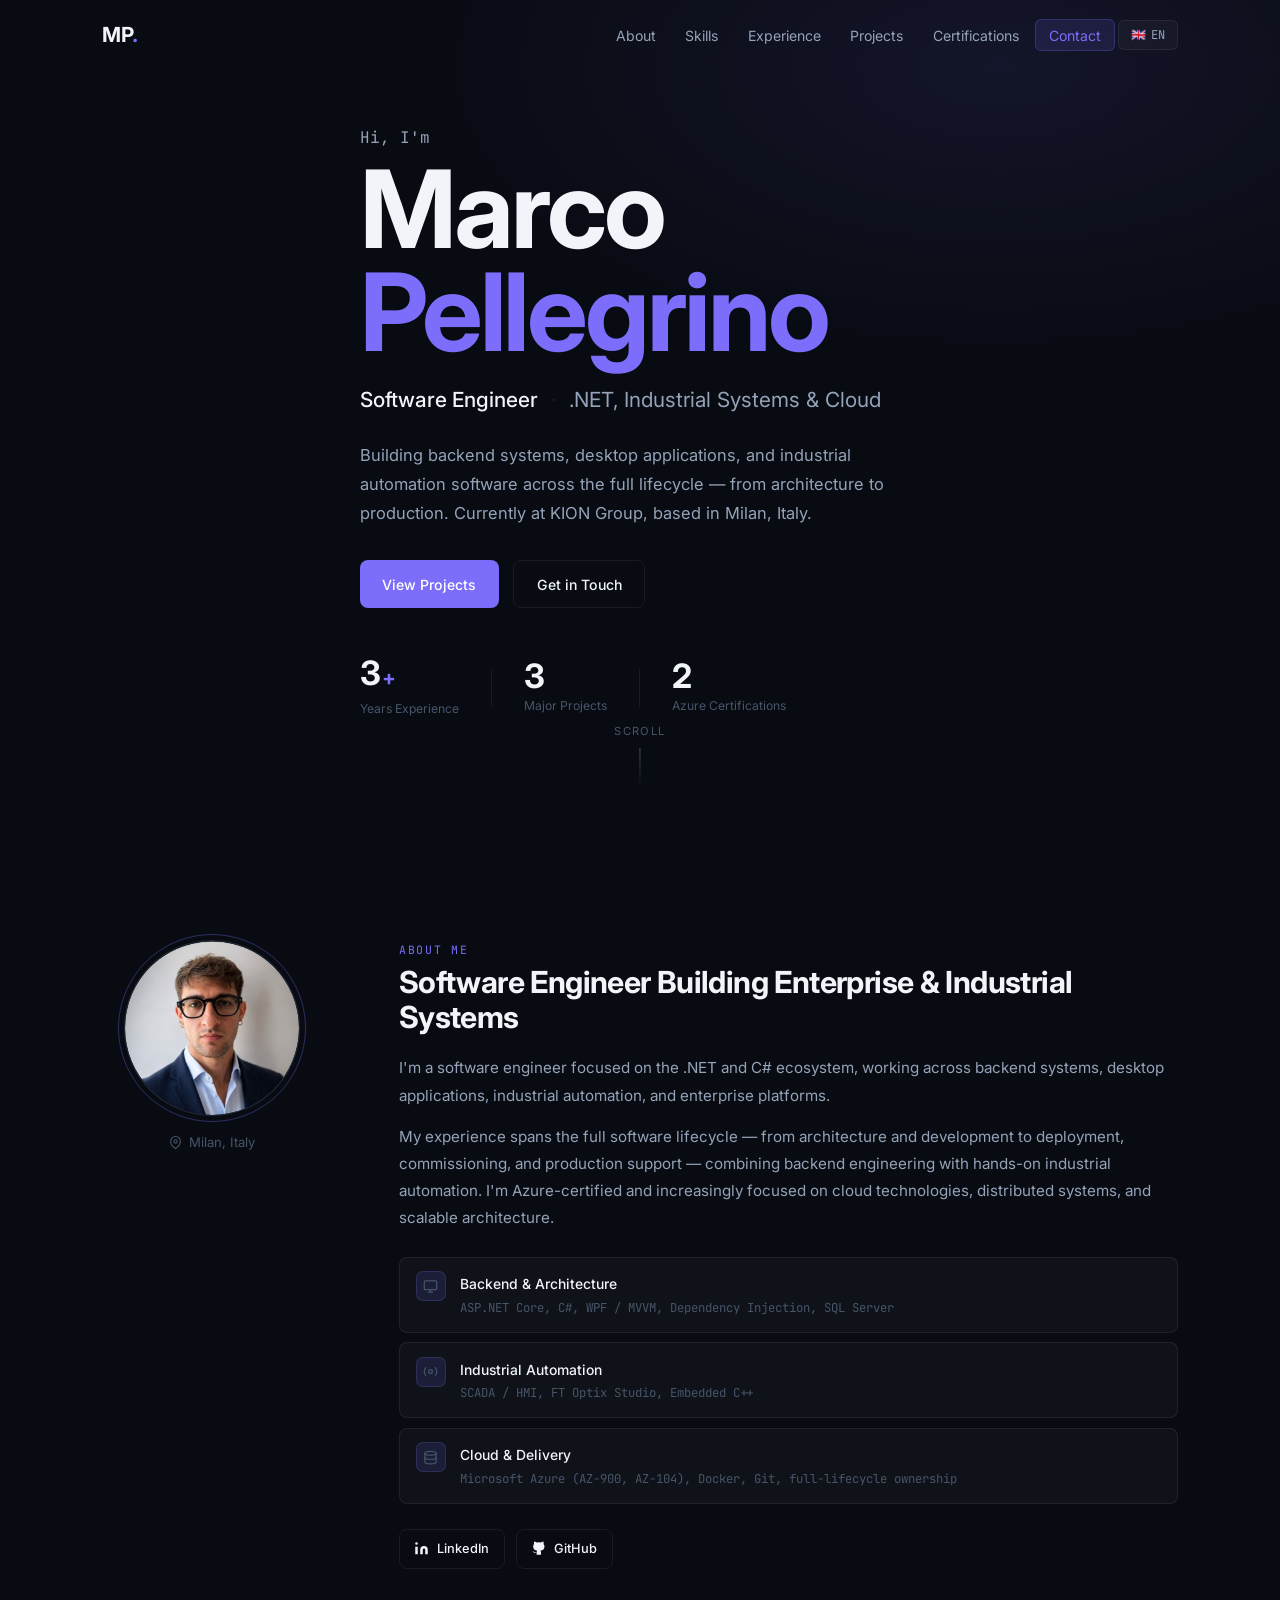
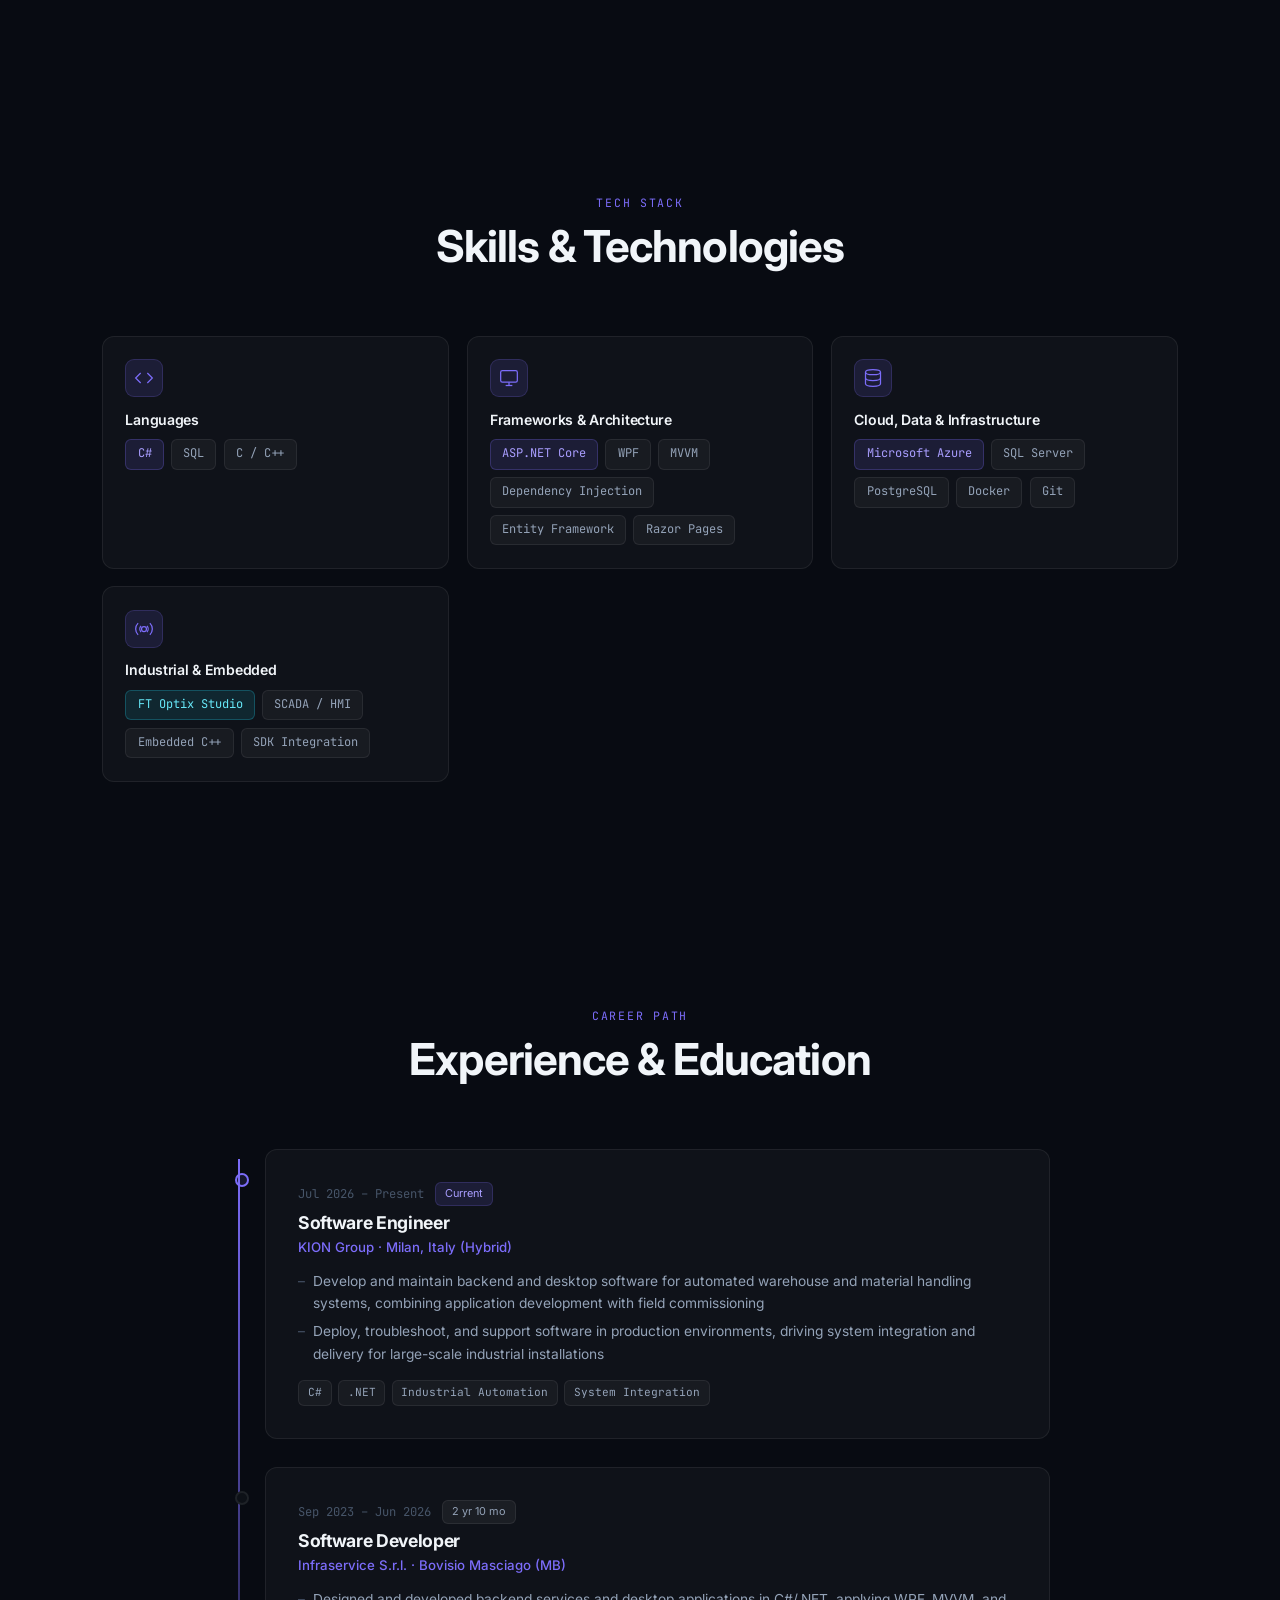
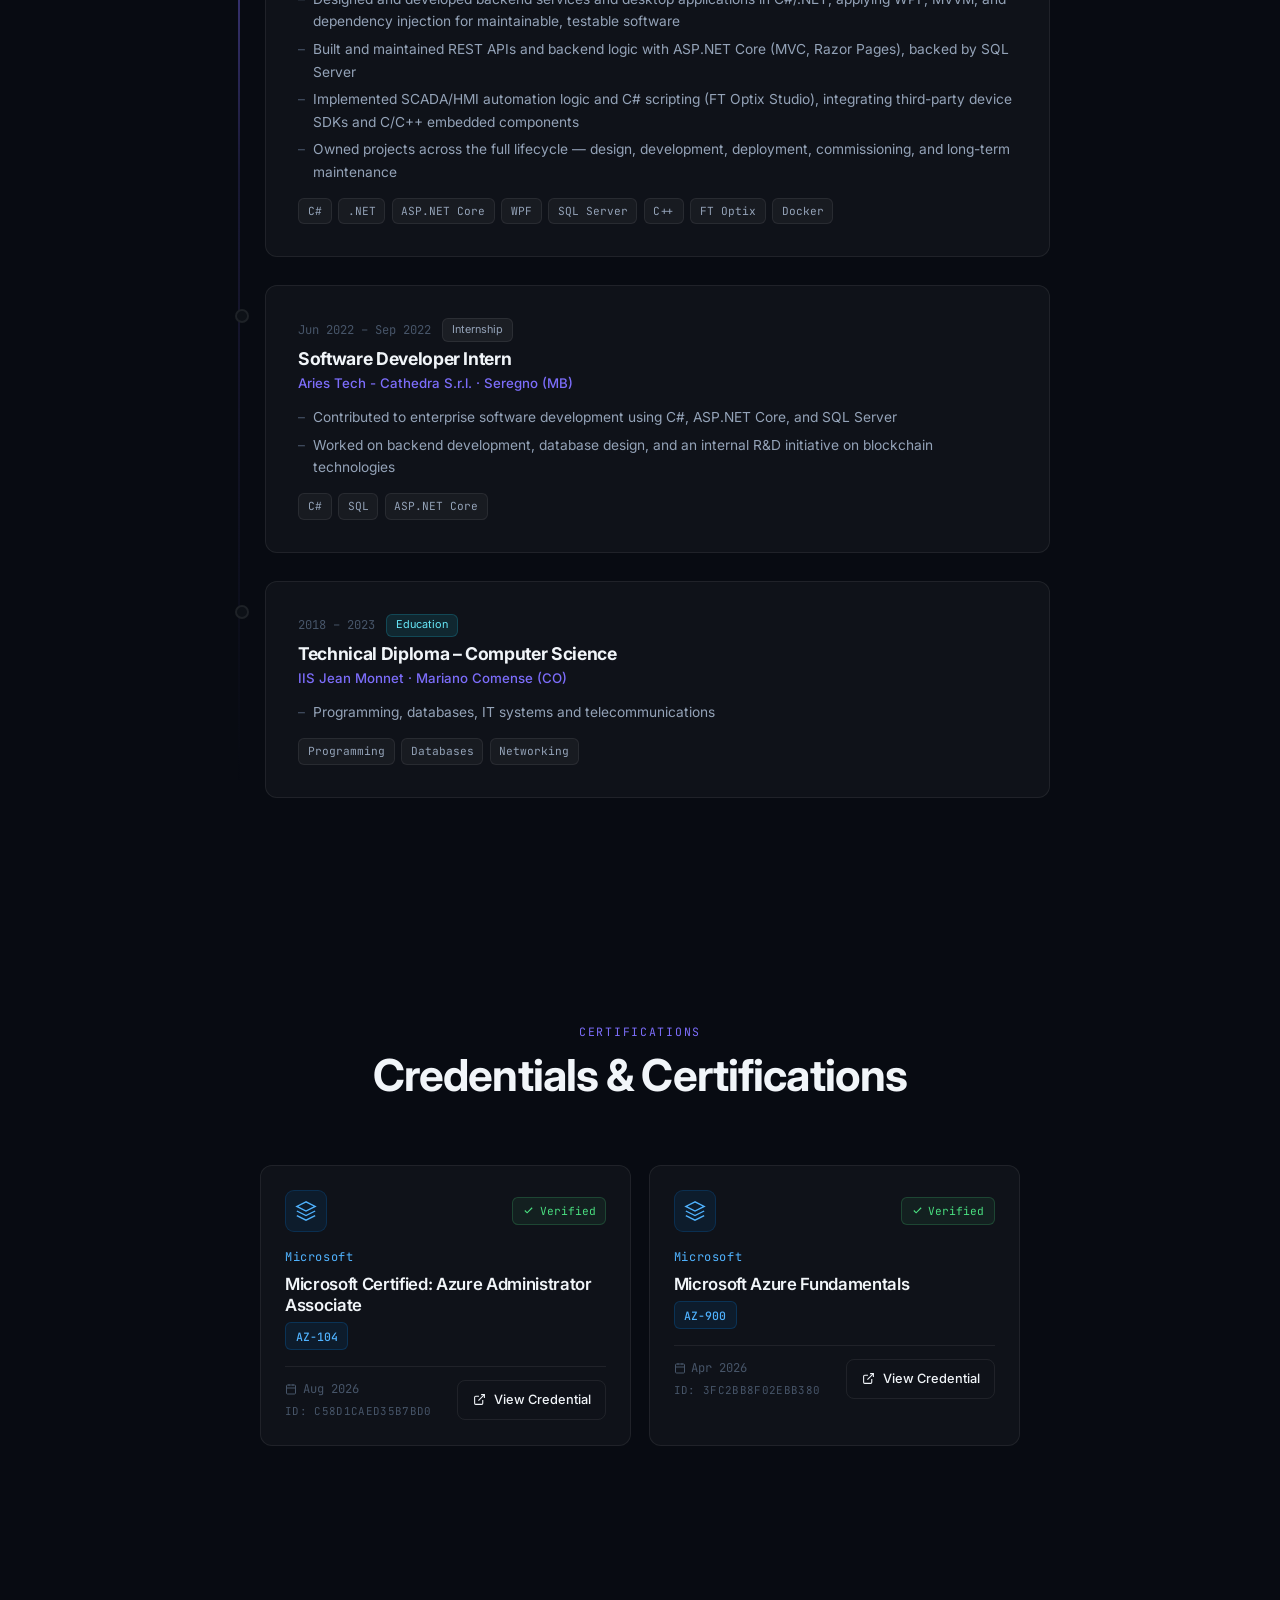
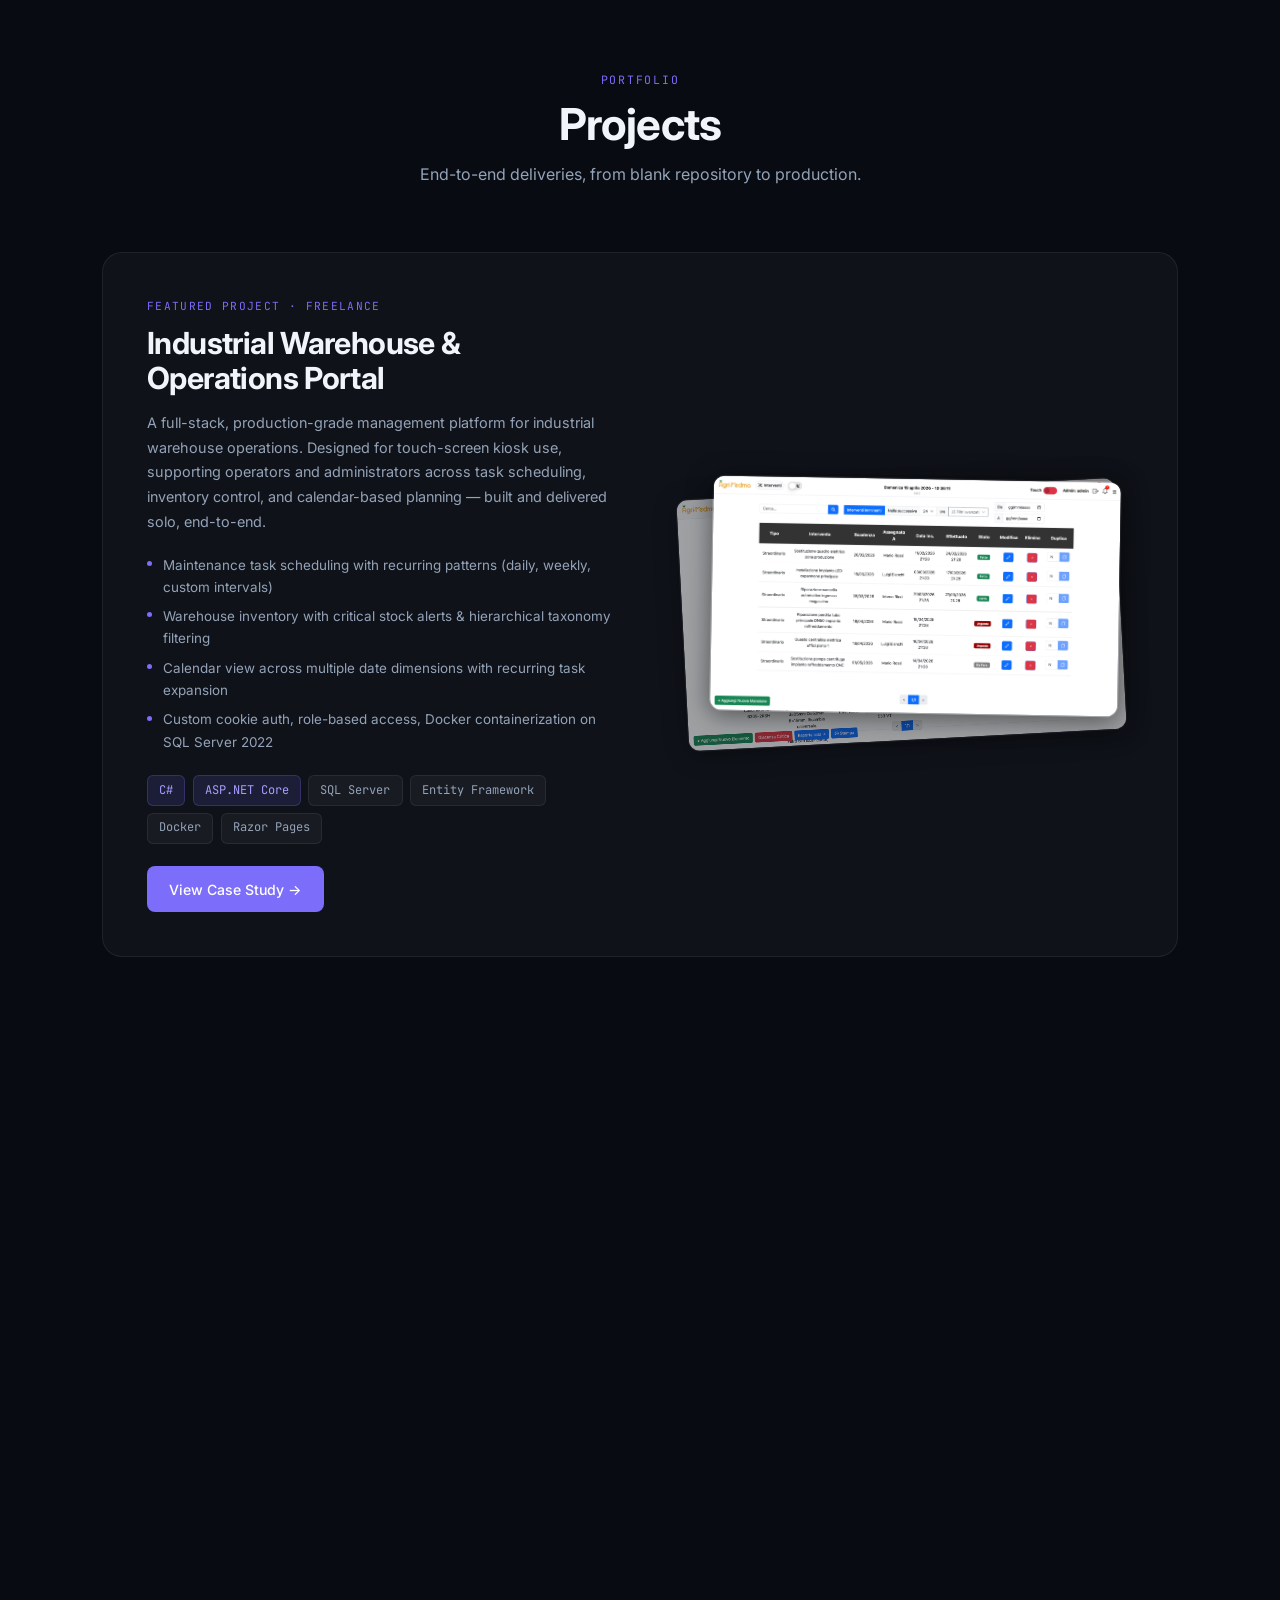
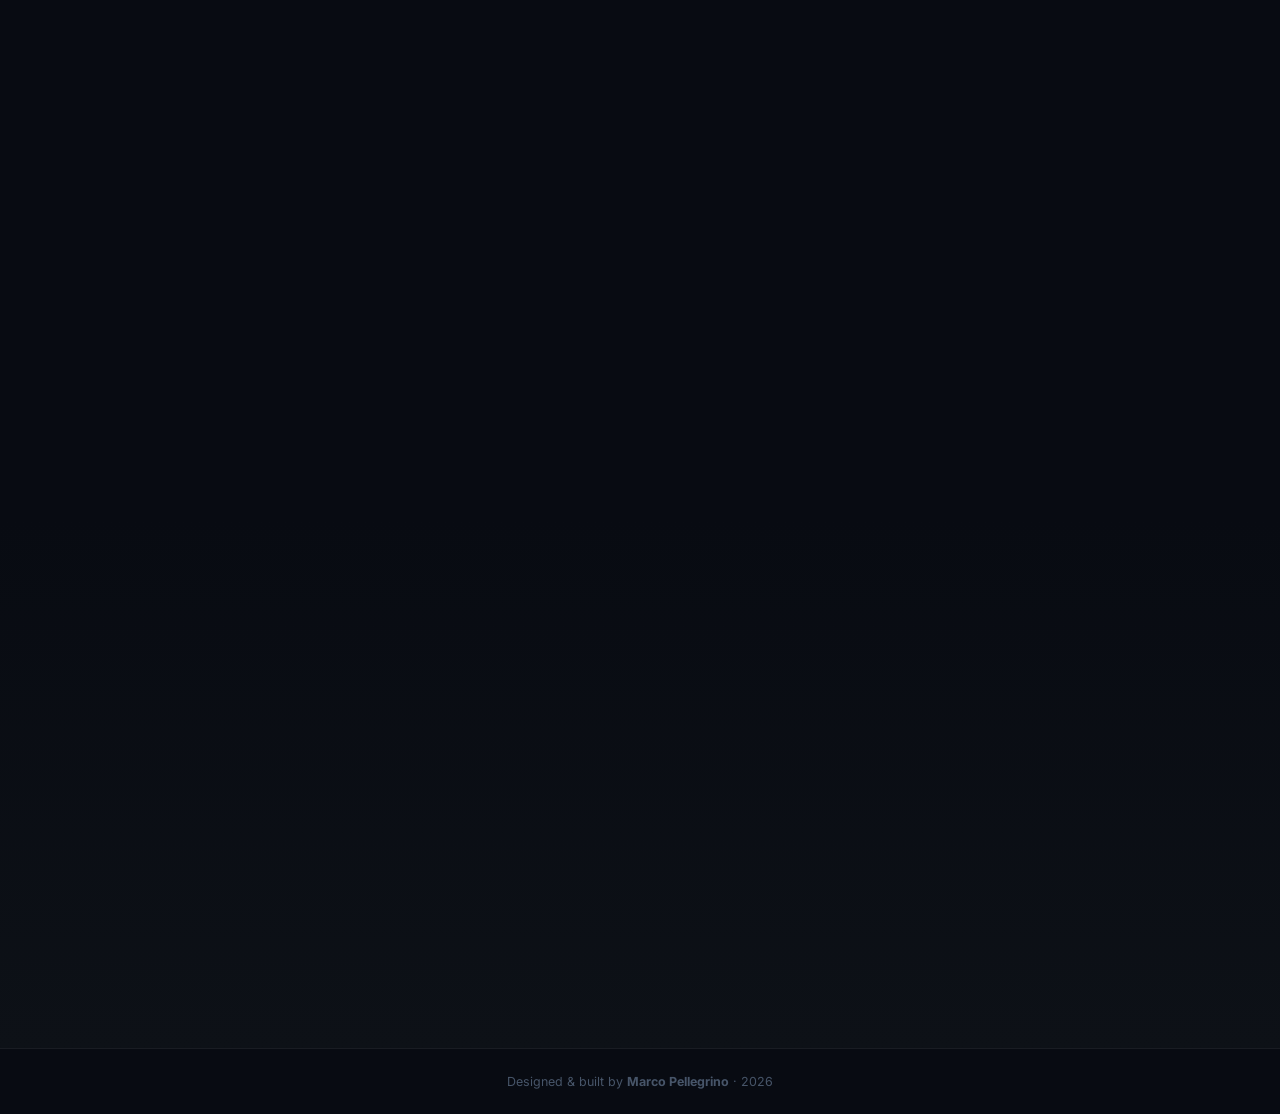
<file: index.html>
<!DOCTYPE html>
<html lang="en">
<head>
  <meta charset="UTF-8">
  <meta name="viewport" content="width=device-width, initial-scale=1.0">
  <meta name="description" content="Marco Pellegrino – Software Engineer specializing in C#, .NET, industrial automation, and cloud (Azure). Based in Milan, Italy.">
  <title>Marco Pellegrino · Software Engineer</title>
  <link rel="preconnect" href="https://fonts.googleapis.com">
  <link rel="preconnect" href="https://fonts.gstatic.com" crossorigin>
  <link href="https://fonts.googleapis.com/css2?family=Inter:wght@300;400;500;600;700&family=JetBrains+Mono:wght@400;500&display=swap" rel="stylesheet">
  <link rel="stylesheet" href="css/style.css">
</head>
<body>

  <!-- ── Navigation ── -->
  <nav class="nav" id="nav">
    <div class="nav__container">
      <a href="#" class="nav__logo">MP<span class="accent">.</span></a>
      <button class="nav__toggle" id="navToggle" aria-label="Toggle menu">
        <span></span><span></span><span></span>
      </button>
      <ul class="nav__links" id="navLinks">
        <li><a href="#about"      data-i18n="nav_about">About</a></li>
        <li><a href="#skills"     data-i18n="nav_skills">Skills</a></li>
        <li><a href="#experience" data-i18n="nav_exp">Experience</a></li>
        <li><a href="#projects"   data-i18n="nav_proj">Projects</a></li>
        <li><a href="#certifications" data-i18n="nav_certs">Certifications</a></li>
        <li><a href="#contact" class="nav__cta" data-i18n="nav_contact">Contact</a></li>
        <li>
          <button class="lang-toggle" id="langToggle" aria-label="Switch language">
            <span id="langFlag">🇬🇧</span>
            <span id="langLabel">EN</span>
          </button>
        </li>
      </ul>
    </div>
  </nav>

  <!-- ── Hero ── -->
  <section class="hero" id="hero">
    <div class="hero__bg"></div>
    <div class="hero__content">
      <p class="hero__greeting reveal" data-i18n="hero_greeting">Hi, I'm</p>
      <h1 class="hero__name reveal">Marco<br><span class="accent">Pellegrino</span></h1>
      <div class="hero__role reveal">
        <span class="hero__role-static" data-i18n="hero_role_static">Software Engineer</span>
        <span class="hero__role-sep">·</span>
        <span class="hero__role-focus" data-i18n="hero_role_focus">.NET, Industrial Systems &amp; Cloud</span>
      </div>
      <p class="hero__tagline reveal" data-i18n="hero_tagline">Building backend systems, desktop applications, and industrial automation software across the full lifecycle — from architecture to production. Currently at KION Group, based in Milan, Italy.</p>
      <div class="hero__actions reveal">
        <a href="#projects" class="btn btn--primary" data-i18n="hero_cta1">View Projects</a>
        <a href="#contact"  class="btn btn--ghost"   data-i18n="hero_cta2">Get in Touch</a>
      </div>
      <div class="hero__stats reveal">
        <div class="stat">
          <div class="stat__row"><span class="stat__num">3</span><span class="stat__unit">+</span></div>
          <span class="stat__label" data-i18n="stat1_label">Years Experience</span>
        </div>
        <div class="stat__divider"></div>
        <div class="stat">
          <div class="stat__row"><span class="stat__num">3</span></div>
          <span class="stat__label" data-i18n="stat2_label">Major Projects</span>
        </div>
        <div class="stat__divider"></div>
        <div class="stat">
          <div class="stat__row"><span class="stat__num">2</span></div>
          <span class="stat__label" data-i18n="stat3_label">Azure Certifications</span>
        </div>
      </div>
    </div>
    <div class="hero__scroll">
      <span data-i18n="scroll_lbl">Scroll</span>
      <div class="scroll-line"></div>
    </div>
  </section>

  <!-- ── About ── -->
  <section class="section about" id="about">
    <div class="container">
      <div class="about__grid">
        <div class="about__visual reveal">
          <div class="about__avatar">
            <div class="avatar__face" id="avatarFace">
              <img src="assets/profile.jpg" alt="Marco Pellegrino" class="avatar__img"
                   onerror="this.style.display='none';document.getElementById('avatarInitials').style.display='flex'">
              <span class="avatar__initials" id="avatarInitials">MP</span>
            </div>
            <div class="avatar__ring"></div>
          </div>
          <p class="about__location">
            <svg width="13" height="13" viewBox="0 0 24 24" fill="none" stroke="currentColor" stroke-width="2"><path d="M21 10c0 7-9 13-9 13s-9-6-9-13a9 9 0 0118 0z"/><circle cx="12" cy="10" r="3"/></svg>
            <span data-i18n="about_loc">Milan, Italy</span>
          </p>
        </div>
        <div class="about__content">
          <div class="section__label reveal" data-i18n="about_label">About Me</div>
          <h2 class="section__title reveal" data-i18n="about_title">Software Engineer Building Enterprise &amp; Industrial Systems</h2>
          <div class="about__text reveal">
            <p data-i18n="about_p1">I'm a software engineer focused on the .NET and C# ecosystem, working across backend systems, desktop applications, industrial automation, and enterprise platforms.</p>
            <p data-i18n="about_p2">My experience spans the full software lifecycle — from architecture and development to deployment, commissioning, and production support — combining backend engineering with hands-on industrial automation. I'm Azure-certified and increasingly focused on cloud technologies, distributed systems, and scalable architecture.</p>
          </div>
          <div class="about__qualities reveal">
            <div class="quality">
              <span class="quality__icon">
                <svg width="15" height="15" viewBox="0 0 24 24" fill="none" stroke="currentColor" stroke-width="2"><rect x="2" y="3" width="20" height="14" rx="2"/><line x1="8" y1="21" x2="16" y2="21"/><line x1="12" y1="17" x2="12" y2="21"/></svg>
              </span>
              <div><strong data-i18n="q1_strong">Backend &amp; Architecture</strong><span data-i18n="q1_span">ASP.NET Core, C#, WPF / MVVM, Dependency Injection, SQL Server</span></div>
            </div>
            <div class="quality">
              <span class="quality__icon">
                <svg width="15" height="15" viewBox="0 0 24 24" fill="none" stroke="currentColor" stroke-width="2"><circle cx="12" cy="12" r="3"/><path d="M19.07 4.93a10 10 0 010 14.14M4.93 4.93a10 10 0 000 14.14"/></svg>
              </span>
              <div><strong data-i18n="q2_strong">Industrial Automation</strong><span data-i18n="q2_span">SCADA / HMI, FT Optix Studio, Embedded C++</span></div>
            </div>
            <div class="quality">
              <span class="quality__icon">
                <svg width="15" height="15" viewBox="0 0 24 24" fill="none" stroke="currentColor" stroke-width="2"><ellipse cx="12" cy="5" rx="9" ry="3"/><path d="M21 12c0 1.66-4 3-9 3s-9-1.34-9-3"/><path d="M3 5v14c0 1.66 4 3 9 3s9-1.34 9-3V5"/></svg>
              </span>
              <div><strong data-i18n="q3_strong">Cloud &amp; Delivery</strong><span data-i18n="q3_span">Microsoft Azure (AZ-900, AZ-104), Docker, Git, full-lifecycle ownership</span></div>
            </div>
          </div>
          <div class="about__cta reveal">
            <a href="https://www.linkedin.com/in/marco-pellegrino-75611b229/" target="_blank" rel="noopener" class="btn btn--ghost btn--sm">
              <svg width="15" height="15" viewBox="0 0 24 24" fill="currentColor"><path d="M16 8a6 6 0 016 6v7h-4v-7a2 2 0 00-2-2 2 2 0 00-2 2v7h-4v-7a6 6 0 016-6zM2 9h4v12H2z"/><circle cx="4" cy="4" r="2"/></svg>
              LinkedIn
            </a>
            <a href="https://github.com/pelle04" target="_blank" rel="noopener" class="btn btn--ghost btn--sm">
              <svg width="15" height="15" viewBox="0 0 24 24" fill="currentColor"><path d="M9 19c-5 1.5-5-2.5-7-3m14 6v-3.87a3.37 3.37 0 00-.94-2.61c3.14-.35 6.44-1.54 6.44-7A5.44 5.44 0 0020 4.77 5.07 5.07 0 0019.91 1S18.73.65 16 2.48a13.38 13.38 0 00-7 0C6.27.65 5.09 1 5.09 1A5.07 5.07 0 005 4.77a5.44 5.44 0 00-1.5 3.78c0 5.42 3.3 6.61 6.44 7A3.37 3.37 0 009 18.13V22"/></svg>
              GitHub
            </a>
          </div>
        </div>
      </div>
    </div>
  </section>

  <!-- ── Skills ── -->
  <section class="section skills" id="skills">
    <div class="container">
      <div class="section__header">
        <div class="section__label reveal" data-i18n="skills_label">Tech Stack</div>
        <h2 class="section__title reveal" data-i18n="skills_title">Skills &amp; Technologies</h2>
      </div>
      <div class="skills__grid">
        <div class="skill-card reveal">
          <div class="skill-card__icon"><svg width="20" height="20" viewBox="0 0 24 24" fill="none" stroke="currentColor" stroke-width="1.5"><polyline points="16 18 22 12 16 6"/><polyline points="8 6 2 12 8 18"/></svg></div>
          <h3 class="skill-card__title" data-i18n="skill1_title">Languages</h3>
          <div class="skill-tags">
            <span class="tag tag--primary">C#</span><span class="tag">SQL</span><span class="tag">C / C++</span>
          </div>
        </div>
        <div class="skill-card reveal">
          <div class="skill-card__icon"><svg width="20" height="20" viewBox="0 0 24 24" fill="none" stroke="currentColor" stroke-width="1.5"><rect x="2" y="3" width="20" height="14" rx="2"/><line x1="8" y1="21" x2="16" y2="21"/><line x1="12" y1="17" x2="12" y2="21"/></svg></div>
          <h3 class="skill-card__title" data-i18n="skill2_title">Frameworks &amp; Architecture</h3>
          <div class="skill-tags">
            <span class="tag tag--primary">ASP.NET Core</span><span class="tag">WPF</span><span class="tag">MVVM</span>
            <span class="tag">Dependency Injection</span><span class="tag">Entity Framework</span><span class="tag">Razor Pages</span>
          </div>
        </div>
        <div class="skill-card reveal">
          <div class="skill-card__icon"><svg width="20" height="20" viewBox="0 0 24 24" fill="none" stroke="currentColor" stroke-width="1.5"><ellipse cx="12" cy="5" rx="9" ry="3"/><path d="M21 12c0 1.66-4 3-9 3s-9-1.34-9-3"/><path d="M3 5v14c0 1.66 4 3 9 3s9-1.34 9-3V5"/></svg></div>
          <h3 class="skill-card__title" data-i18n="skill3_title">Cloud, Data &amp; Infrastructure</h3>
          <div class="skill-tags">
            <span class="tag tag--primary">Microsoft Azure</span><span class="tag">SQL Server</span>
            <span class="tag">PostgreSQL</span><span class="tag">Docker</span><span class="tag">Git</span>
          </div>
        </div>
        <div class="skill-card reveal">
          <div class="skill-card__icon"><svg width="20" height="20" viewBox="0 0 24 24" fill="none" stroke="currentColor" stroke-width="1.5"><circle cx="12" cy="12" r="3"/><path d="M19.07 4.93a10 10 0 010 14.14M4.93 4.93a10 10 0 000 14.14"/><path d="M15.54 8.46a5 5 0 010 7.07M8.46 8.46a5 5 0 000 7.07"/></svg></div>
          <h3 class="skill-card__title" data-i18n="skill4_title">Industrial &amp; Embedded</h3>
          <div class="skill-tags">
            <span class="tag tag--secondary">FT Optix Studio</span><span class="tag">SCADA / HMI</span>
            <span class="tag">Embedded C++</span><span class="tag">SDK Integration</span>
          </div>
        </div>
      </div>
    </div>
  </section>

  <!-- ── Experience ── -->
  <section class="section experience" id="experience">
    <div class="container">
      <div class="section__header">
        <div class="section__label reveal" data-i18n="exp_label">Career Path</div>
        <h2 class="section__title reveal" data-i18n="exp_title">Experience &amp; Education</h2>
      </div>
      <div class="timeline">

        <!-- KION Group -->
        <div class="timeline__item reveal">
          <div class="timeline__dot timeline__dot--active"></div>
          <div class="timeline__content card">
            <div class="timeline__meta">
              <span class="timeline__date" data-i18n="kion_date">Jul 2026 – Present</span>
              <span class="timeline__badge" data-i18n="kion_badge">Current</span>
            </div>
            <h3 class="timeline__role" data-i18n="kion_role">Software Engineer</h3>
            <p class="timeline__company" data-i18n="kion_company">KION Group · Milan, Italy (Hybrid)</p>
            <ul class="timeline__list">
              <li data-i18n="kion_1">Develop and maintain backend and desktop software for automated warehouse and material handling systems, combining application development with field commissioning</li>
              <li data-i18n="kion_2">Deploy, troubleshoot, and support software in production environments, driving system integration and delivery for large-scale industrial installations</li>
            </ul>
            <div class="timeline__tags">
              <span class="tag tag--sm">C#</span><span class="tag tag--sm">.NET</span>
              <span class="tag tag--sm">Industrial Automation</span><span class="tag tag--sm">System Integration</span>
            </div>
          </div>
        </div>

        <!-- Infraservice -->
        <div class="timeline__item reveal">
          <div class="timeline__dot"></div>
          <div class="timeline__content card">
            <div class="timeline__meta">
              <span class="timeline__date" data-i18n="infra_date">Sep 2023 – Jun 2026</span>
              <span class="timeline__badge timeline__badge--muted" data-i18n="infra_badge">2 yr 10 mo</span>
            </div>
            <h3 class="timeline__role" data-i18n="infra_role">Software Developer</h3>
            <p class="timeline__company" data-i18n="infra_company">Infraservice S.r.l. · Bovisio Masciago (MB)</p>
            <ul class="timeline__list">
              <li data-i18n="infra_1">Designed and developed backend services and desktop applications in C#/.NET, applying WPF, MVVM, and dependency injection for maintainable, testable software</li>
              <li data-i18n="infra_2">Built and maintained REST APIs and backend logic with ASP.NET Core (MVC, Razor Pages), backed by SQL Server</li>
              <li data-i18n="infra_3">Implemented SCADA/HMI automation logic and C# scripting (FT Optix Studio), integrating third-party device SDKs and C/C++ embedded components</li>
              <li data-i18n="infra_4">Owned projects across the full lifecycle — design, development, deployment, commissioning, and long-term maintenance</li>
            </ul>
            <div class="timeline__tags">
              <span class="tag tag--sm">C#</span><span class="tag tag--sm">.NET</span>
              <span class="tag tag--sm">ASP.NET Core</span><span class="tag tag--sm">WPF</span>
              <span class="tag tag--sm">SQL Server</span><span class="tag tag--sm">C++</span>
              <span class="tag tag--sm">FT Optix</span><span class="tag tag--sm">Docker</span>
            </div>
          </div>
        </div>

        <!-- Aries -->
        <div class="timeline__item reveal">
          <div class="timeline__dot"></div>
          <div class="timeline__content card">
            <div class="timeline__meta">
              <span class="timeline__date" data-i18n="aries_date">Jun 2022 – Sep 2022</span>
              <span class="timeline__badge timeline__badge--muted" data-i18n="aries_badge">Internship</span>
            </div>
            <h3 class="timeline__role" data-i18n="aries_role">Software Developer Intern</h3>
            <p class="timeline__company" data-i18n="aries_company">Aries Tech - Cathedra S.r.l. · Seregno (MB)</p>
            <ul class="timeline__list">
              <li data-i18n="aries_1">Contributed to enterprise software development using C#, ASP.NET Core, and SQL Server</li>
              <li data-i18n="aries_2">Worked on backend development, database design, and an internal R&amp;D initiative on blockchain technologies</li>
            </ul>
            <div class="timeline__tags">
              <span class="tag tag--sm">C#</span><span class="tag tag--sm">SQL</span><span class="tag tag--sm">ASP.NET Core</span>
            </div>
          </div>
        </div>

        <!-- Education -->
        <div class="timeline__item reveal">
          <div class="timeline__dot"></div>
          <div class="timeline__content card">
            <div class="timeline__meta">
              <span class="timeline__date">2018 – 2023</span>
              <span class="timeline__badge timeline__badge--edu" data-i18n="edu_badge">Education</span>
            </div>
            <h3 class="timeline__role" data-i18n="edu_role">Technical Diploma – Computer Science</h3>
            <p class="timeline__company" data-i18n="edu_company">IIS Jean Monnet · Mariano Comense (CO)</p>
            <ul class="timeline__list">
              <li data-i18n="edu_1">Programming, databases, IT systems and telecommunications</li>
            </ul>
            <div class="timeline__tags">
              <span class="tag tag--sm">Programming</span><span class="tag tag--sm">Databases</span><span class="tag tag--sm">Networking</span>
            </div>
          </div>
        </div>
      </div>
    </div>
  </section>

  <!-- ── Certifications ── -->
  <section class="section certifications" id="certifications">
    <div class="container">
      <div class="section__header">
        <div class="section__label reveal" data-i18n="certs_label">Certifications</div>
        <h2 class="section__title reveal" data-i18n="certs_title">Credentials &amp; Certifications</h2>
      </div>
      <div class="certs__grid">

        <div class="cert-card reveal">
          <div class="cert-card__top">
            <div class="cert-card__icon">
              <svg width="22" height="22" viewBox="0 0 24 24" fill="none" stroke="currentColor" stroke-width="1.5">
                <path d="M12 2L2 7l10 5 10-5-10-5z"/>
                <path d="M2 17l10 5 10-5"/>
                <path d="M2 12l10 5 10-5"/>
              </svg>
            </div>
            <span class="cert-card__verified">
              <svg width="11" height="11" viewBox="0 0 24 24" fill="none" stroke="currentColor" stroke-width="2.5"><polyline points="20 6 9 17 4 12"/></svg>
              <span data-i18n="cert_verified">Verified</span>
            </span>
          </div>
          <div class="cert-card__body">
            <p class="cert-card__issuer">Microsoft</p>
            <h3 class="cert-card__name" data-i18n="cert_az104_name">Microsoft Certified: Azure Administrator Associate</h3>
            <span class="cert-card__badge">AZ-104</span>
          </div>
          <div class="cert-card__footer">
            <div class="cert-card__meta">
              <span class="cert-card__date">
                <svg width="12" height="12" viewBox="0 0 24 24" fill="none" stroke="currentColor" stroke-width="2"><rect x="3" y="4" width="18" height="18" rx="2"/><line x1="16" y1="2" x2="16" y2="6"/><line x1="8" y1="2" x2="8" y2="6"/><line x1="3" y1="10" x2="21" y2="10"/></svg>
                Aug 2026
              </span>
              <span class="cert-card__id">ID: C58D1CAED35B7BD0</span>
            </div>
            <a href="https://learn.microsoft.com/it-it/users/marcopellegrino-4114/credentials/c58d1caed35b7bd0"
               target="_blank" rel="noopener"
               class="btn btn--ghost btn--sm cert-card__link">
              <svg width="13" height="13" viewBox="0 0 24 24" fill="none" stroke="currentColor" stroke-width="2"><path d="M18 13v6a2 2 0 01-2 2H5a2 2 0 01-2-2V8a2 2 0 012-2h6"/><polyline points="15 3 21 3 21 9"/><line x1="10" y1="14" x2="21" y2="3"/></svg>
              <span data-i18n="cert_verify">View Credential</span>
            </a>
          </div>
        </div>

        <div class="cert-card reveal">
          <div class="cert-card__top">
            <div class="cert-card__icon">
              <svg width="22" height="22" viewBox="0 0 24 24" fill="none" stroke="currentColor" stroke-width="1.5">
                <path d="M12 2L2 7l10 5 10-5-10-5z"/>
                <path d="M2 17l10 5 10-5"/>
                <path d="M2 12l10 5 10-5"/>
              </svg>
            </div>
            <span class="cert-card__verified">
              <svg width="11" height="11" viewBox="0 0 24 24" fill="none" stroke="currentColor" stroke-width="2.5"><polyline points="20 6 9 17 4 12"/></svg>
              <span data-i18n="cert_verified">Verified</span>
            </span>
          </div>
          <div class="cert-card__body">
            <p class="cert-card__issuer">Microsoft</p>
            <h3 class="cert-card__name" data-i18n="cert_az900_name">Microsoft Azure Fundamentals</h3>
            <span class="cert-card__badge">AZ-900</span>
          </div>
          <div class="cert-card__footer">
            <div class="cert-card__meta">
              <span class="cert-card__date">
                <svg width="12" height="12" viewBox="0 0 24 24" fill="none" stroke="currentColor" stroke-width="2"><rect x="3" y="4" width="18" height="18" rx="2"/><line x1="16" y1="2" x2="16" y2="6"/><line x1="8" y1="2" x2="8" y2="6"/><line x1="3" y1="10" x2="21" y2="10"/></svg>
                Apr 2026
              </span>
              <span class="cert-card__id">ID: 3FC2BB8F02EBB380</span>
            </div>
            <a href="https://learn.microsoft.com/it-it/users/marcopellegrino-4114/credentials/3fc2bb8f02ebb380"
               target="_blank" rel="noopener"
               class="btn btn--ghost btn--sm cert-card__link">
              <svg width="13" height="13" viewBox="0 0 24 24" fill="none" stroke="currentColor" stroke-width="2"><path d="M18 13v6a2 2 0 01-2 2H5a2 2 0 01-2-2V8a2 2 0 012-2h6"/><polyline points="15 3 21 3 21 9"/><line x1="10" y1="14" x2="21" y2="3"/></svg>
              <span data-i18n="cert_verify">View Credential</span>
            </a>
          </div>
        </div>

      </div>
    </div>
  </section>

  <!-- ── Projects ── -->
  <section class="section projects" id="projects">
    <div class="container">
      <div class="section__header">
        <div class="section__label reveal" data-i18n="proj_label">Portfolio</div>
        <h2 class="section__title reveal" data-i18n="proj_title">Projects</h2>
        <p class="section__sub reveal" data-i18n="proj_sub">End-to-end deliveries, from blank repository to production.</p>
      </div>

      <!-- Featured: Warehouse -->
      <div class="project-featured reveal">
        <div class="project-featured__content">
          <div class="project-featured__label" data-i18n="w_label">Featured Project · Freelance</div>
          <h3 class="project-featured__title" data-i18n="w_title">Industrial Warehouse &amp;<br>Operations Portal</h3>
          <p class="project-featured__desc" data-i18n="w_desc">A full-stack, production-grade management platform for industrial warehouse operations. Designed for touch-screen kiosk use, supporting operators and administrators across task scheduling, inventory control, and calendar-based planning — built and delivered solo, end-to-end.</p>
          <div class="project-featured__features">
            <div class="feat"><div class="feat__dot"></div><span data-i18n="w_f1">Maintenance task scheduling with recurring patterns (daily, weekly, custom intervals)</span></div>
            <div class="feat"><div class="feat__dot"></div><span data-i18n="w_f2">Warehouse inventory with critical stock alerts &amp; hierarchical taxonomy filtering</span></div>
            <div class="feat"><div class="feat__dot"></div><span data-i18n="w_f3">Calendar view across multiple date dimensions with recurring task expansion</span></div>
            <div class="feat"><div class="feat__dot"></div><span data-i18n="w_f4">Custom cookie auth, role-based access, Docker containerization on SQL Server 2022</span></div>
          </div>
          <div class="project-featured__stack">
            <span class="tag tag--primary">C#</span><span class="tag tag--primary">ASP.NET Core</span>
            <span class="tag">SQL Server</span><span class="tag">Entity Framework</span><span class="tag">Docker</span><span class="tag">Razor Pages</span>
          </div>
          <div class="project-featured__actions">
            <a href="projects/warehouse.html" class="btn btn--primary" data-i18n="w_case">View Case Study →</a>
          </div>
        </div>
        <div class="project-featured__visual">
          <div class="screenshot-stack">
            <div class="screenshot screenshot--back"><img src="assets/screenshots/pag-magazzino.png" alt="Warehouse view" loading="lazy"></div>
            <div class="screenshot screenshot--front"><img src="assets/screenshots/pag-interventi.png" alt="Interventions page" loading="lazy"></div>
          </div>
        </div>
      </div>

      <!-- Featured: AVIS Ossolana -->
      <div class="project-featured project-featured--rev reveal">
        <div class="project-featured__content">
          <div class="project-featured__label" data-i18n="avis_label">Featured Project · Freelance</div>
          <h3 class="project-featured__title" data-i18n="avis_title">AVIS Ossolana ODV<br>Member Management Portal</h3>
          <p class="project-featured__desc" data-i18n="avis_desc">A production member management portal for AVIS Ossolana ODV, an Italian blood-donor association — designed and built end-to-end, freelance, replacing a legacy CSV-based system. Live at portale.avisossolana.it, serving 4,000+ real members.</p>
          <div class="project-featured__features">
            <div class="feat"><div class="feat__dot"></div><span data-i18n="avis_f1">Member registration &amp; admin approval workflow with JWT auth (member / admin / superadmin roles)</span></div>
            <div class="feat"><div class="feat__dot"></div><span data-i18n="avis_f2">Donation history and "benemerenza" (merit award) tracking per member</span></div>
            <div class="feat"><div class="feat__dot"></div><span data-i18n="avis_f3">WhatsApp Business Cloud API (Meta) integration — templated messages via a guided send wizard, plus an email template system and full communication log</span></div>
            <div class="feat"><div class="feat__dot"></div><span data-i18n="avis_f4">Full security review &amp; hardening pass, then deployed via Docker on a VPS (PostgreSQL, Nginx, Let's Encrypt) with legacy CSV data migrated for 4,000+ members</span></div>
          </div>
          <div class="project-featured__stack">
            <span class="tag tag--primary">React</span><span class="tag tag--primary">TypeScript</span>
            <span class="tag">ASP.NET Core 8</span><span class="tag">PostgreSQL</span><span class="tag">Docker</span><span class="tag">WhatsApp Cloud API</span>
          </div>
          <div class="project-featured__actions">
            <a href="projects/avis.html" class="btn btn--primary" data-i18n="avis_case">View Case Study →</a>
            <a href="https://portale.avisossolana.it" target="_blank" rel="noopener" class="btn btn--ghost" data-i18n="avis_live">Visit Live Site ↗</a>
          </div>
        </div>
        <div class="project-featured__visual">
          <div class="screenshot-stack">
            <div class="screenshot screenshot--back"><img src="assets/screenshots/avis-gestione-soci.jpg" alt="AVIS Ossolana member management list" loading="lazy"></div>
            <div class="screenshot screenshot--front"><img src="assets/screenshots/avis-dashboard-admin.jpg" alt="AVIS Ossolana admin dashboard" loading="lazy"></div>
          </div>
        </div>
      </div>

      <!-- Small cards grid -->
      <div class="projects__grid">
        <div class="project-card reveal">
          <div class="project-card__header">
            <div class="project-card__icon"><svg width="22" height="22" viewBox="0 0 24 24" fill="none" stroke="currentColor" stroke-width="1.5"><circle cx="12" cy="12" r="3"/><path d="M19.07 4.93a10 10 0 010 14.14M4.93 4.93a10 10 0 000 14.14"/></svg></div>
            <span class="project-card__type" data-i18n="scada_type">Infraservice</span>
          </div>
          <h3 class="project-card__title" data-i18n="scada_title">Industrial SCADA / HMI Automation Systems</h3>
          <p class="project-card__desc" data-i18n="scada_desc">SCADA/HMI automation platform with proprietary SDK integration for thermal cameras. Real-time monitoring, visualization, and automated control logic scripted in C# via FT Optix Studio.</p>
          <div class="project-card__stack">
            <span class="tag tag--sm">FT Optix</span><span class="tag tag--sm">C#</span><span class="tag tag--sm">SDK Integration</span><span class="tag tag--sm">SCADA</span>
          </div>
        </div>
        <div class="project-card reveal">
          <div class="project-card__header">
            <div class="project-card__icon"><svg width="22" height="22" viewBox="0 0 24 24" fill="none" stroke="currentColor" stroke-width="1.5"><polyline points="22 12 18 12 15 21 9 3 6 12 2 12"/></svg></div>
            <span class="project-card__type" data-i18n="mon_type">Infraservice</span>
          </div>
          <h3 class="project-card__title" data-i18n="mon_title">On-Premise Monitoring &amp; Reporting Platform</h3>
          <p class="project-card__desc" data-i18n="mon_desc">Multi-client on-premise web platform for real-time monitoring, alarm management, and data analytics. Integrates field data from thermal cameras to generate alarms and exportable reports.</p>
          <div class="project-card__stack">
            <span class="tag tag--sm">ASP.NET Core</span><span class="tag tag--sm">SQL Server</span><span class="tag tag--sm">Razor Pages</span><span class="tag tag--sm">JavaScript</span>
          </div>
        </div>
      </div>
    </div>
  </section>

  <!-- ── Contact ── -->
  <section class="section contact" id="contact">
    <div class="container">
      <div class="contact__inner reveal">
        <div class="section__label" data-i18n="contact_label">Get In Touch</div>
        <h2 class="contact__title" data-i18n="contact_title">Let's Work Together</h2>
        <p class="contact__sub" data-i18n="contact_sub">I'm open to new opportunities — full-time, freelance, or interesting projects. If you have something in mind, send me a message.</p>
        <a href="mailto:pellegrinomarco04@gmail.com" class="btn btn--primary btn--lg">
          <svg width="17" height="17" viewBox="0 0 24 24" fill="none" stroke="currentColor" stroke-width="2"><path d="M4 4h16c1.1 0 2 .9 2 2v12c0 1.1-.9 2-2 2H4c-1.1 0-2-.9-2-2V6c0-1.1.9-2 2-2z"/><polyline points="22,6 12,13 2,6"/></svg>
          pellegrinomarco04@gmail.com
        </a>
        <div class="contact__links">
          <a href="https://www.linkedin.com/in/marco-pellegrino-75611b229/" target="_blank" rel="noopener" class="contact__link">
            <svg width="18" height="18" viewBox="0 0 24 24" fill="currentColor"><path d="M16 8a6 6 0 016 6v7h-4v-7a2 2 0 00-2-2 2 2 0 00-2 2v7h-4v-7a6 6 0 016-6zM2 9h4v12H2z"/><circle cx="4" cy="4" r="2"/></svg>
            LinkedIn
          </a>
          <a href="https://github.com/pelle04" target="_blank" rel="noopener" class="contact__link">
            <svg width="18" height="18" viewBox="0 0 24 24" fill="currentColor"><path d="M9 19c-5 1.5-5-2.5-7-3m14 6v-3.87a3.37 3.37 0 00-.94-2.61c3.14-.35 6.44-1.54 6.44-7A5.44 5.44 0 0020 4.77 5.07 5.07 0 0019.91 1S18.73.65 16 2.48a13.38 13.38 0 00-7 0C6.27.65 5.09 1 5.09 1A5.07 5.07 0 005 4.77a5.44 5.44 0 00-1.5 3.78c0 5.42 3.3 6.61 6.44 7A3.37 3.37 0 009 18.13V22"/></svg>
            GitHub
          </a>
          <a href="tel:+393911882713" class="contact__link">
            <svg width="18" height="18" viewBox="0 0 24 24" fill="none" stroke="currentColor" stroke-width="2"><path d="M22 16.92v3a2 2 0 01-2.18 2 19.79 19.79 0 01-8.63-3.07A19.5 19.5 0 013.07 9.81 19.79 19.79 0 01.1 1.17 2 2 0 012.11 1h3a2 2 0 012 1.72c.127.96.361 1.903.7 2.81a2 2 0 01-.45 2.11L6.91 8.09a16 16 0 006 6l.62-.45a2 2 0 012.11-.45 12.84 12.84 0 002.81.7A2 2 0 0122 16.92z"/></svg>
            +39 391 188 2713
          </a>
        </div>
      </div>
    </div>
  </section>

  <footer class="footer">
    <div class="container">
      <p class="footer__text"><span data-i18n="footer_built">Designed &amp; built by</span> <strong>Marco Pellegrino</strong> · <span id="year"></span></p>
    </div>
  </footer>

  <script src="js/main.js"></script>
</body>
</html>
</file>
<file: css/style.css>
/* ============================================================
   BASE & RESET
   ============================================================ */
*, *::before, *::after { margin: 0; padding: 0; box-sizing: border-box; }
html { scroll-behavior: smooth; }
:root {
  --bg:           #080b12;
  --bg2:          #0d1117;
  --bg3:          #111827;
  --card:         rgba(255,255,255,0.03);
  --card-hover:   rgba(255,255,255,0.055);
  --border:       rgba(255,255,255,0.07);
  --border-hover: rgba(124,109,250,0.35);

  --purple:       #7c6dfa;
  --purple-dim:   rgba(124,109,250,0.13);
  --cyan:         #22d3ee;
  --cyan-dim:     rgba(34,211,238,0.11);

  --text:         #f1f5f9;
  --muted:        #94a3b8;
  --faint:        #475569;

  --r:   12px;
  --rlg: 20px;
  --rsm: 8px;

  --shadow:      0 4px 24px rgba(0,0,0,0.5);
  --glow:        0 0 30px rgba(124,109,250,0.10);
  --t:           0.22s ease;
  --ts:          0.4s ease;

  --max: 1140px;
}
body {
  font-family: 'Inter', -apple-system, BlinkMacSystemFont, sans-serif;
  background: var(--bg);
  color: var(--text);
  line-height: 1.65;
  overflow-x: hidden;
  -webkit-font-smoothing: antialiased;
}
img  { max-width: 100%; height: auto; display: block; }
a    { color: inherit; text-decoration: none; }
ul   { list-style: none; }
h1, h2, h3, h4 {
  font-family: 'Inter', sans-serif;
  font-weight: 700;
  line-height: 1.15;
  letter-spacing: -0.02em;
}

/* ============================================================
   UTILITIES
   ============================================================ */
.accent { color: var(--purple); }

.container {
  max-width: var(--max);
  margin: 0 auto;
  padding: 0 clamp(1rem, 5vw, 2rem);
}
.section { padding: clamp(4rem, 10vw, 7rem) 0; }

.section__label {
  font-family: 'JetBrains Mono', monospace;
  font-size: 0.72rem;
  letter-spacing: 0.15em;
  text-transform: uppercase;
  color: var(--purple);
  margin-bottom: 0.6rem;
}
.section__title {
  font-size: clamp(1.75rem, 4vw, 2.75rem);
  color: var(--text);
}
.section__sub {
  margin-top: 0.75rem;
  color: var(--muted);
  font-size: 1rem;
}
.section__header {
  text-align: center;
  margin-bottom: clamp(2.5rem, 6vw, 4rem);
}

/* ============================================================
   CARD
   ============================================================ */
.card {
  background: var(--card);
  border: 1px solid var(--border);
  border-radius: var(--r);
  padding: clamp(1.25rem, 3vw, 2rem);
  transition: background var(--t), border-color var(--t);
}
.card:hover {
  background: var(--card-hover);
  border-color: var(--border-hover);
}

/* ============================================================
   BUTTONS
   ============================================================ */
.btn {
  display: inline-flex;
  align-items: center;
  gap: 0.5rem;
  padding: 0.72rem 1.4rem;
  border-radius: var(--rsm);
  font-weight: 500;
  font-size: 0.88rem;
  cursor: pointer;
  border: none;
  transition: all var(--t);
  white-space: nowrap;
  font-family: inherit;
}
.btn--primary {
  background: var(--purple);
  color: #fff;
}
.btn--primary:hover {
  background: #6a5cf0;
}
.btn--ghost {
  background: transparent;
  color: var(--text);
  border: 1px solid var(--border);
}
.btn--ghost:hover {
  border-color: var(--purple);
  color: var(--purple);
  background: var(--purple-dim);
}
.btn--sm  { padding: 0.5rem 0.9rem; font-size: 0.8rem; }
.btn--lg  { padding: 1rem 2rem; font-size: 0.95rem; }

/* ============================================================
   TAGS
   ============================================================ */
.tag {
  display: inline-flex;
  align-items: center;
  padding: 0.28rem 0.7rem;
  border-radius: 6px;
  font-size: 0.75rem;
  font-family: 'JetBrains Mono', monospace;
  background: rgba(255,255,255,0.04);
  border: 1px solid var(--border);
  color: var(--muted);
  transition: all var(--t);
}
.tag:hover { border-color: var(--border-hover); color: var(--text); }
.tag--primary {
  background: var(--purple-dim);
  border-color: rgba(124,109,250,0.25);
  color: #a99eff;
}
.tag--secondary {
  background: var(--cyan-dim);
  border-color: rgba(34,211,238,0.25);
  color: #67e8f9;
}
.tag--sm { padding: 0.18rem 0.55rem; font-size: 0.7rem; }

.skill-tags { display: flex; flex-wrap: wrap; gap: 0.45rem; margin-top: 0.7rem; }

/* ============================================================
   NAVIGATION
   ============================================================ */
.nav {
  position: fixed;
  top: 0; left: 0; right: 0;
  z-index: 100;
  padding: 1.1rem 0;
  transition: all 0.4s ease;
}
.nav.scrolled {
  background: rgba(8,11,18,0.9);
  backdrop-filter: blur(16px);
  -webkit-backdrop-filter: blur(16px);
  border-bottom: 1px solid var(--border);
  padding: 0.7rem 0;
}
.nav__container {
  max-width: var(--max);
  margin: 0 auto;
  padding: 0 clamp(1rem, 5vw, 2rem);
  display: flex;
  align-items: center;
  justify-content: space-between;
}
.nav__logo {
  font-family: 'Inter', sans-serif;
  font-size: 1.3rem;
  font-weight: 700;
  letter-spacing: -0.02em;
}
.nav__links {
  display: flex;
  align-items: center;
  gap: 0.2rem;
}
.nav__links a {
  padding: 0.42rem 0.82rem;
  border-radius: 6px;
  font-size: 0.88rem;
  color: var(--muted);
  transition: all var(--t);
}
.nav__links a:hover,
.nav__links a.active {
  color: var(--text);
  background: rgba(255,255,255,0.05);
}
.nav__cta {
  background: var(--purple-dim) !important;
  color: var(--purple) !important;
  border: 1px solid rgba(124,109,250,0.25);
}
.nav__cta:hover { background: rgba(124,109,250,0.18) !important; }

.nav__toggle {
  display: none;
  flex-direction: column;
  gap: 5px;
  background: none;
  border: none;
  cursor: pointer;
  padding: 4px;
  z-index: 101;
}
.nav__toggle span {
  display: block;
  width: 24px;
  height: 2px;
  background: var(--text);
  border-radius: 2px;
  transition: all 0.3s ease;
}
.nav__toggle.open span:nth-child(1) { transform: translateY(7px) rotate(45deg); }
.nav__toggle.open span:nth-child(2) { opacity: 0; }
.nav__toggle.open span:nth-child(3) { transform: translateY(-7px) rotate(-45deg); }

/* ============================================================
   HERO
   ============================================================ */
.hero {
  min-height: 92vh;
  display: flex;
  align-items: center;
  position: relative;
  overflow: hidden;
  padding: 6rem 0 5rem;
}
.hero__bg {
  position: absolute; inset: 0; overflow: hidden;
  background: radial-gradient(ellipse 70% 55% at 78% 8%, rgba(124,109,250,0.10) 0%, transparent 65%);
}

.hero__content {
  position: relative;
  z-index: 1;
  max-width: var(--max);
  margin: 0 auto;
  padding: 0 clamp(1rem, 5vw, 2rem);
}
.hero__greeting {
  font-size: 1rem;
  color: var(--muted);
  font-family: 'JetBrains Mono', monospace;
  margin-bottom: 0.4rem;
}
.hero__name {
  font-size: clamp(3.2rem, 10vw, 6.75rem);
  font-weight: 700;
  line-height: 0.95;
  letter-spacing: -0.03em;
  margin-bottom: 1.25rem;
  color: var(--text);
}
.hero__name .accent { color: var(--purple); }
.hero__role {
  display: flex;
  align-items: center;
  gap: 0.8rem;
  font-size: clamp(1rem, 2.5vw, 1.3rem);
  color: var(--muted);
  margin-bottom: 1.5rem;
  flex-wrap: wrap;
}
.hero__role-static { color: var(--text); font-weight: 500; }
.hero__role-sep { color: var(--border); }
.hero__role-focus { color: var(--muted); }

.hero__tagline {
  max-width: 560px;
  font-size: clamp(0.92rem, 2vw, 1.03rem);
  color: var(--muted);
  line-height: 1.75;
  margin-bottom: 2rem;
}
.hero__actions {
  display: flex;
  gap: 0.9rem;
  margin-bottom: 3rem;
  flex-wrap: wrap;
}
.hero__stats {
  display: flex;
  align-items: center;
  gap: 2rem;
  flex-wrap: wrap;
}
.stat { display: flex; flex-direction: column; }
.stat__row { display: flex; align-items: baseline; gap: 0.1rem; }
.stat__num {
  font-family: 'Inter', sans-serif;
  font-size: 2.1rem;
  font-weight: 700;
  line-height: 1;
  letter-spacing: -0.02em;
}
.stat__unit { color: var(--purple); font-size: 1.3rem; font-weight: 700; }
.stat__label { font-size: 0.76rem; color: var(--faint); margin-top: 0.2rem; }
.stat__divider { width: 1px; height: 38px; background: var(--border); }

.hero__scroll {
  position: absolute;
  bottom: 2.5rem; left: 50%;
  transform: translateX(-50%);
  display: flex;
  flex-direction: column;
  align-items: center;
  gap: 0.5rem;
  font-size: 0.7rem;
  letter-spacing: 0.12em;
  text-transform: uppercase;
  color: var(--faint);
}
.scroll-line {
  width: 1px; height: 40px;
  background: linear-gradient(to bottom, var(--faint), transparent);
}

/* ============================================================
   ABOUT
   ============================================================ */
.about__grid {
  display: grid;
  grid-template-columns: 220px 1fr;
  gap: clamp(2rem, 6vw, 5rem);
  align-items: start;
}
.about__visual {
  display: flex;
  flex-direction: column;
  align-items: center;
  gap: 1rem;
  position: sticky;
  top: 6rem;
}
.about__avatar {
  position: relative;
  width: 176px; height: 176px;
}
.avatar__face {
  width: 100%; height: 100%;
  border-radius: 50%;
  background: var(--bg3);
  border: 1px solid var(--border);
  display: flex;
  align-items: center;
  justify-content: center;
  font-size: 2.4rem;
  font-weight: 700;
  color: var(--purple);
  letter-spacing: -0.03em;
  position: relative;
  overflow: hidden;
}
.avatar__img {
  position: absolute;
  inset: 0;
  width: 100%; height: 100%;
  object-fit: cover;
  border-radius: 50%;
}
.avatar__initials {
  position: absolute;
  inset: 0;
  display: none; /* fallback: shown via JS onerror */
  align-items: center;
  justify-content: center;
  font-size: 2.4rem;
  font-weight: 700;
  color: var(--purple);
  letter-spacing: -0.03em;
}
.avatar__ring {
  position: absolute;
  inset: -6px;
  border-radius: 50%;
  border: 1px solid var(--border-hover);
}

.about__location {
  display: flex;
  align-items: center;
  gap: 0.4rem;
  font-size: 0.82rem;
  color: var(--faint);
}

.about__content .section__label { margin-bottom: 0.4rem; }
.about__content .section__title {
  font-size: clamp(1.4rem, 3vw, 1.9rem);
  margin-bottom: 1.2rem;
  text-align: left;
}
.about__text {
  display: flex;
  flex-direction: column;
  gap: 0.9rem;
  color: var(--muted);
  line-height: 1.78;
  margin-bottom: 1.6rem;
  font-size: 0.95rem;
}
.about__qualities {
  display: flex;
  flex-direction: column;
  gap: 0.6rem;
  margin-bottom: 1.6rem;
}
.quality {
  display: flex;
  align-items: flex-start;
  gap: 0.9rem;
  padding: 0.85rem 1rem;
  background: var(--card);
  border: 1px solid var(--border);
  border-radius: var(--rsm);
  transition: border-color var(--t), background var(--t);
}
.quality:hover { border-color: var(--border-hover); background: var(--card-hover); }
.quality__icon {
  width: 30px; height: 30px;
  flex-shrink: 0;
  border-radius: 7px;
  background: var(--purple-dim);
  border: 1px solid rgba(124,109,250,0.2);
  display: flex;
  align-items: center;
  justify-content: center;
  color: var(--purple);
}
.quality div   { display: flex; flex-direction: column; gap: 0.12rem; padding-top: 0.1rem; }
.quality strong { font-size: 0.87rem; color: var(--text); font-weight: 500; }
.quality span   { font-size: 0.77rem; color: var(--faint); font-family: 'JetBrains Mono', monospace; }
.about__cta { display: flex; gap: 0.7rem; flex-wrap: wrap; }

/* ============================================================
   SKILLS
   ============================================================ */
.skills__grid {
  display: grid;
  grid-template-columns: repeat(auto-fit, minmax(290px, 1fr));
  gap: 1.1rem;
}
.skill-card {
  background: var(--card);
  border: 1px solid var(--border);
  border-radius: var(--r);
  padding: 1.4rem;
  transition: border-color var(--t), background var(--t);
}
.skill-card:hover {
  border-color: var(--border-hover);
  background: var(--card-hover);
}
.skill-card__icon {
  width: 38px; height: 38px;
  border-radius: 9px;
  background: var(--purple-dim);
  border: 1px solid rgba(124,109,250,0.2);
  display: flex;
  align-items: center;
  justify-content: center;
  color: var(--purple);
  margin-bottom: 0.9rem;
}
.skill-card__title { font-size: 0.88rem; font-weight: 600; color: var(--text); }

/* ============================================================
   TIMELINE
   ============================================================ */
.timeline {
  position: relative;
  padding-left: 2.2rem;
  max-width: 820px;
  margin: 0 auto;
}
.timeline::before {
  content: '';
  position: absolute;
  left: 8px; top: 10px; bottom: 10px;
  width: 2px;
  background: linear-gradient(to bottom, var(--purple), rgba(124,109,250,0.15), transparent);
}
.timeline__item { position: relative; margin-bottom: 1.75rem; }
.timeline__item:last-child { margin-bottom: 0; }
.timeline__dot {
  position: absolute;
  left: -1.9rem; top: 1.5rem;
  width: 14px; height: 14px;
  border-radius: 50%;
  background: var(--bg2);
  border: 2px solid var(--border);
}
.timeline__dot--active {
  border-color: var(--purple);
  background: var(--purple-dim);
}
.timeline__meta {
  display: flex;
  align-items: center;
  gap: 0.7rem;
  margin-bottom: 0.45rem;
  flex-wrap: wrap;
}
.timeline__date { font-family: 'JetBrains Mono', monospace; font-size: 0.76rem; color: var(--faint); }
.timeline__badge {
  font-size: 0.68rem;
  padding: 0.12rem 0.55rem;
  border-radius: 6px;
  background: var(--purple-dim);
  color: #a99eff;
  border: 1px solid rgba(124,109,250,0.2);
}
.timeline__badge--muted { background: rgba(255,255,255,0.05); color: var(--muted); border-color: var(--border); }
.timeline__badge--edu  { background: var(--cyan-dim); color: #67e8f9; border-color: rgba(34,211,238,0.2); }
.timeline__role   { font-size: 1.1rem; color: var(--text); margin-bottom: 0.22rem; }
.timeline__company { font-size: 0.83rem; color: var(--purple); margin-bottom: 0.7rem; font-weight: 500; }
.timeline__list {
  display: flex;
  flex-direction: column;
  gap: 0.3rem;
  margin-bottom: 0.9rem;
  padding-left: 0.9rem;
}
.timeline__list li {
  font-size: 0.86rem;
  color: var(--muted);
  position: relative;
}
.timeline__list li::before {
  content: '\2013';
  position: absolute;
  left: -0.9rem;
  color: var(--faint);
}
.timeline__tags { display: flex; flex-wrap: wrap; gap: 0.38rem; }

/* ============================================================
   PROJECTS — FEATURED
   ============================================================ */
.project-featured {
  display: grid;
  grid-template-columns: 1fr 1fr;
  gap: clamp(2rem, 5vw, 3.5rem);
  align-items: center;
  background: var(--card);
  border: 1px solid var(--border);
  border-radius: var(--rlg);
  padding: clamp(1.75rem, 4vw, 2.75rem);
  margin-bottom: clamp(2rem, 5vw, 2.75rem);
  transition: border-color var(--t);
}
.project-featured:hover { border-color: rgba(124,109,250,0.2); }

.project-featured__label {
  font-family: 'JetBrains Mono', monospace;
  font-size: 0.7rem;
  letter-spacing: 0.12em;
  text-transform: uppercase;
  color: var(--purple);
  margin-bottom: 0.7rem;
}
.project-featured__title { font-size: clamp(1.35rem, 3vw, 1.9rem); margin-bottom: 0.9rem; }
.project-featured__desc {
  font-size: 0.9rem;
  color: var(--muted);
  line-height: 1.72;
  margin-bottom: 1.2rem;
}
.project-featured__features {
  display: flex;
  flex-direction: column;
  gap: 0.45rem;
  margin-bottom: 1.4rem;
}
.feat { display: flex; align-items: flex-start; gap: 0.7rem; font-size: 0.84rem; color: var(--muted); }
.feat__dot { width: 5px; height: 5px; border-radius: 50%; background: var(--purple); margin-top: 0.45rem; flex-shrink: 0; }
.project-featured__stack { display: flex; flex-wrap: wrap; gap: 0.45rem; margin-bottom: 1.4rem; }
.project-featured__actions { display: flex; gap: 0.7rem; flex-wrap: wrap; }

.project-featured__visual { display: flex; justify-content: center; align-items: center; }
.screenshot-stack { position: relative; width: 100%; max-width: 440px; }
.screenshot {
  border-radius: var(--r);
  overflow: hidden;
  border: 1px solid var(--border);
  box-shadow: var(--shadow);
  transition: transform var(--ts);
}
.screenshot img { width: 100%; object-fit: cover; }
.screenshot--back  { transform: rotate(-3deg) translateY(10px); opacity: 0.6; }
.screenshot--front {
  position: absolute;
  top: 0; left: 7%;
  width: 93%; z-index: 1;
  transform: rotate(1deg);
}
.screenshot-stack:hover .screenshot--back  { transform: rotate(-4deg) translateY(14px); opacity: 0.75; }
.screenshot-stack:hover .screenshot--front { transform: rotate(0deg) translateY(-4px); }

/* ============================================================
   PROJECTS — GRID
   ============================================================ */
.projects__grid {
  display: grid;
  grid-template-columns: repeat(auto-fit, minmax(300px, 1fr));
  gap: 1.1rem;
}
.project-card {
  background: var(--card);
  border: 1px solid var(--border);
  border-radius: var(--r);
  padding: 1.4rem;
  transition: border-color var(--t), background var(--t);
  display: flex;
  flex-direction: column;
  gap: 0.7rem;
}
.project-card:hover {
  border-color: var(--border-hover);
  background: var(--card-hover);
}
.project-card__header { display: flex; align-items: center; justify-content: space-between; }
.project-card__icon {
  width: 42px; height: 42px;
  border-radius: 9px;
  background: var(--purple-dim);
  border: 1px solid rgba(124,109,250,0.2);
  display: flex; align-items: center; justify-content: center;
  color: var(--purple);
}
.project-card__type {
  font-size: 0.7rem;
  font-family: 'JetBrains Mono', monospace;
  color: var(--faint);
  letter-spacing: 0.08em;
  text-transform: uppercase;
}
.project-card__title { font-size: 0.97rem; color: var(--text); line-height: 1.3; }
.project-card__desc  { font-size: 0.83rem; color: var(--muted); line-height: 1.65; flex: 1; }
.project-card__stack { display: flex; flex-wrap: wrap; gap: 0.38rem; }

/* ============================================================
   CERTIFICATIONS
   ============================================================ */
.certs__grid {
  display: grid;
  grid-template-columns: repeat(auto-fill, minmax(320px, 1fr));
  gap: 1.1rem;
  max-width: 760px;
  margin: 0 auto;
}
.cert-card {
  background: var(--card);
  border: 1px solid var(--border);
  border-radius: var(--r);
  padding: 1.5rem;
  display: flex;
  flex-direction: column;
  gap: 1rem;
  transition: border-color var(--t), background var(--t);
}
.cert-card:hover {
  border-color: rgba(0,120,212,0.3);
  background: var(--card-hover);
}
.cert-card__top {
  display: flex;
  align-items: center;
  justify-content: space-between;
}
.cert-card__icon {
  width: 42px; height: 42px;
  border-radius: 9px;
  background: rgba(0,120,212,0.1);
  border: 1px solid rgba(0,120,212,0.22);
  display: flex;
  align-items: center;
  justify-content: center;
  color: #50b3ff;
}
.cert-card__verified {
  display: inline-flex;
  align-items: center;
  gap: 0.35rem;
  font-size: 0.7rem;
  font-family: 'JetBrains Mono', monospace;
  color: #4ade80;
  background: rgba(74,222,128,0.07);
  border: 1px solid rgba(74,222,128,0.2);
  border-radius: 6px;
  padding: 0.22rem 0.6rem;
}
.cert-card__body {
  display: flex;
  flex-direction: column;
  gap: 0.4rem;
}
.cert-card__issuer {
  font-size: 0.75rem;
  font-family: 'JetBrains Mono', monospace;
  color: #50b3ff;
  letter-spacing: 0.05em;
}
.cert-card__name {
  font-size: 1.05rem;
  color: var(--text);
  font-weight: 600;
  line-height: 1.25;
}
.cert-card__badge {
  display: inline-flex;
  align-items: center;
  padding: 0.2rem 0.6rem;
  border-radius: 6px;
  font-size: 0.72rem;
  font-family: 'JetBrains Mono', monospace;
  font-weight: 500;
  background: rgba(0,120,212,0.1);
  border: 1px solid rgba(0,120,212,0.25);
  color: #50b3ff;
  width: fit-content;
}
.cert-card__footer {
  display: flex;
  align-items: center;
  justify-content: space-between;
  gap: 0.75rem;
  flex-wrap: wrap;
  padding-top: 0.75rem;
  border-top: 1px solid var(--border);
}
.cert-card__meta {
  display: flex;
  flex-direction: column;
  gap: 0.28rem;
}
.cert-card__date {
  display: flex;
  align-items: center;
  gap: 0.35rem;
  font-size: 0.76rem;
  font-family: 'JetBrains Mono', monospace;
  color: var(--faint);
}
.cert-card__id {
  font-size: 0.68rem;
  font-family: 'JetBrains Mono', monospace;
  color: var(--faint);
  letter-spacing: 0.03em;
}
.cert-card__link {
  flex-shrink: 0;
}

/* ============================================================
   CONTACT
   ============================================================ */
.contact { background: linear-gradient(to bottom, var(--bg), var(--bg2)); }
.contact__inner { text-align: center; max-width: 580px; margin: 0 auto; }
.contact__inner .section__label { margin-bottom: 0.7rem; }
.contact__title { font-size: clamp(2rem, 5vw, 3rem); margin-bottom: 0.9rem; }
.contact__sub   { color: var(--muted); font-size: 0.97rem; line-height: 1.72; margin-bottom: 2rem; }
.contact__links { display: flex; justify-content: center; gap: 1.5rem; margin-top: 1.75rem; flex-wrap: wrap; }
.contact__link {
  display: flex; align-items: center; gap: 0.45rem;
  font-size: 0.86rem; color: var(--muted);
  transition: color var(--t), border-bottom-color var(--t);
  padding: 0.35rem 0;
  border-bottom: 1px solid transparent;
}
.contact__link:hover { color: var(--purple); border-bottom-color: var(--purple); }

/* ============================================================
   FOOTER
   ============================================================ */
.footer { padding: 1.4rem 0; border-top: 1px solid var(--border); }
.footer__text { text-align: center; font-size: 0.78rem; color: var(--faint); }

/* ============================================================
   REVEAL ANIMATIONS
   ============================================================ */
.reveal {
  opacity: 0;
  transform: translateY(14px);
  transition: opacity 0.5s ease, transform 0.5s ease;
}
.reveal.visible { opacity: 1; transform: translateY(0); }

/* ============================================================
   LANGUAGE TOGGLE
   ============================================================ */
.lang-toggle {
  display: inline-flex;
  align-items: center;
  gap: 0.35rem;
  padding: 0.38rem 0.72rem;
  border-radius: 6px;
  background: var(--card);
  border: 1px solid var(--border);
  font-family: 'JetBrains Mono', monospace;
  font-size: 0.76rem;
  color: var(--muted);
  cursor: pointer;
  transition: all var(--t);
  white-space: nowrap;
}
.lang-toggle:hover {
  border-color: var(--purple);
  color: var(--purple);
  background: var(--purple-dim);
}

/* ============================================================
   PROJECT FEATURED — REVERSED LAYOUT
   ============================================================ */
.project-featured--rev .project-featured__visual { order: -1; }
@media (max-width: 900px) {
  .project-featured--rev .project-featured__visual { order: -1; }
}

/* ============================================================
   AVIS BROWSER MOCKUP
   ============================================================ */
.avis-mockup { width: 100%; display: flex; justify-content: center; }
.mock-browser {
  width: 100%;
  max-width: 440px;
  border-radius: var(--r);
  overflow: hidden;
  border: 1px solid var(--border);
  box-shadow: var(--shadow);
  background: #0f1420;
  font-size: 0.78rem;
}
.mock-browser__bar {
  display: flex;
  align-items: center;
  gap: 0.75rem;
  padding: 0.55rem 0.9rem;
  background: rgba(255,255,255,0.04);
  border-bottom: 1px solid var(--border);
}
.mock-dots { display: flex; gap: 5px; }
.mock-dots span {
  width: 10px; height: 10px;
  border-radius: 50%;
}
.mock-dots span:nth-child(1) { background: #ff5f57; }
.mock-dots span:nth-child(2) { background: #ffbd2e; }
.mock-dots span:nth-child(3) { background: #28c840; }
.mock-url {
  flex: 1;
  background: rgba(255,255,255,0.06);
  border-radius: 4px;
  padding: 0.22rem 0.6rem;
  font-family: 'JetBrains Mono', monospace;
  font-size: 0.68rem;
  color: var(--faint);
  text-align: center;
}
.mock-browser__body { display: flex; min-height: 200px; }
.mock-sidebar {
  width: 110px;
  flex-shrink: 0;
  background: rgba(200,16,46,0.08);
  border-right: 1px solid rgba(200,16,46,0.15);
  padding: 0.75rem 0.5rem;
  display: flex;
  flex-direction: column;
  gap: 0.2rem;
}
.mock-logo { padding: 0.3rem 0.4rem 0.7rem; }
.mock-nav-item {
  padding: 0.35rem 0.5rem;
  border-radius: 5px;
  font-size: 0.7rem;
  color: var(--faint);
  cursor: default;
}
.mock-active {
  background: rgba(200,16,46,0.18);
  color: #e84040;
  font-weight: 500;
}
.mock-main { flex: 1; padding: 0.75rem; }
.mock-stats { display: flex; gap: 0.5rem; margin-bottom: 0.75rem; }
.mock-stat { flex: 1; text-align: center; padding: 0.4rem; background: var(--card); border-radius: 5px; border: 1px solid var(--border); }
.mock-stat__num { font-family: 'Inter', sans-serif; font-size: 1.1rem; font-weight: 700; }
.mock-stat__lbl { font-size: 0.6rem; color: var(--faint); margin-top: 0.1rem; }
.mock-rows { display: flex; flex-direction: column; gap: 0.35rem; }
.mock-row {
  display: flex;
  align-items: center;
  justify-content: space-between;
  padding: 0.32rem 0.5rem;
  background: var(--card);
  border-radius: 4px;
  border: 1px solid var(--border);
  font-size: 0.7rem;
  color: var(--muted);
}
.mock-urgent { color: #f87171; font-weight: 500; }
.mock-award  { font-size: 0.85rem; }

/* ============================================================
   RESPONSIVE
   ============================================================ */
@media (max-width: 900px) {
  .about__grid {
    grid-template-columns: 1fr;
  }
  .about__visual {
    flex-direction: row;
    align-items: center;
    justify-content: flex-start;
    position: static;
  }
  .about__avatar { width: 110px; height: 110px; }
  .avatar__face  { font-size: 1.6rem; }

  .project-featured {
    grid-template-columns: 1fr;
  }
  .project-featured__visual { order: -1; }
  .screenshot-stack { max-width: 100%; }
}

@media (max-width: 680px) {
  .nav__links {
    position: fixed;
    inset: 0;
    background: rgba(8,11,18,0.97);
    backdrop-filter: blur(20px);
    flex-direction: column;
    justify-content: center;
    align-items: center;
    gap: 0.5rem;
    opacity: 0;
    pointer-events: none;
    transition: opacity 0.3s ease;
    z-index: 99;
  }
  .nav__links.open { opacity: 1; pointer-events: all; }
  .nav__links a { font-size: 1.4rem; padding: 0.8rem 1.75rem; }
  .nav__toggle { display: flex; }
  .hero__stats { gap: 1.2rem; }
  .stat__num   { font-size: 1.75rem; }
}

@media (max-width: 480px) {
  .hero__role { flex-direction: column; align-items: flex-start; gap: 0.2rem; }
  .hero__role-sep { display: none; }
  .hero__actions { flex-direction: column; }
  .hero__actions .btn { text-align: center; justify-content: center; }
  .screenshot--front { position: relative; left: 0; width: 100%; transform: none; }
  .screenshot--back  { display: none; }
}
</file>
